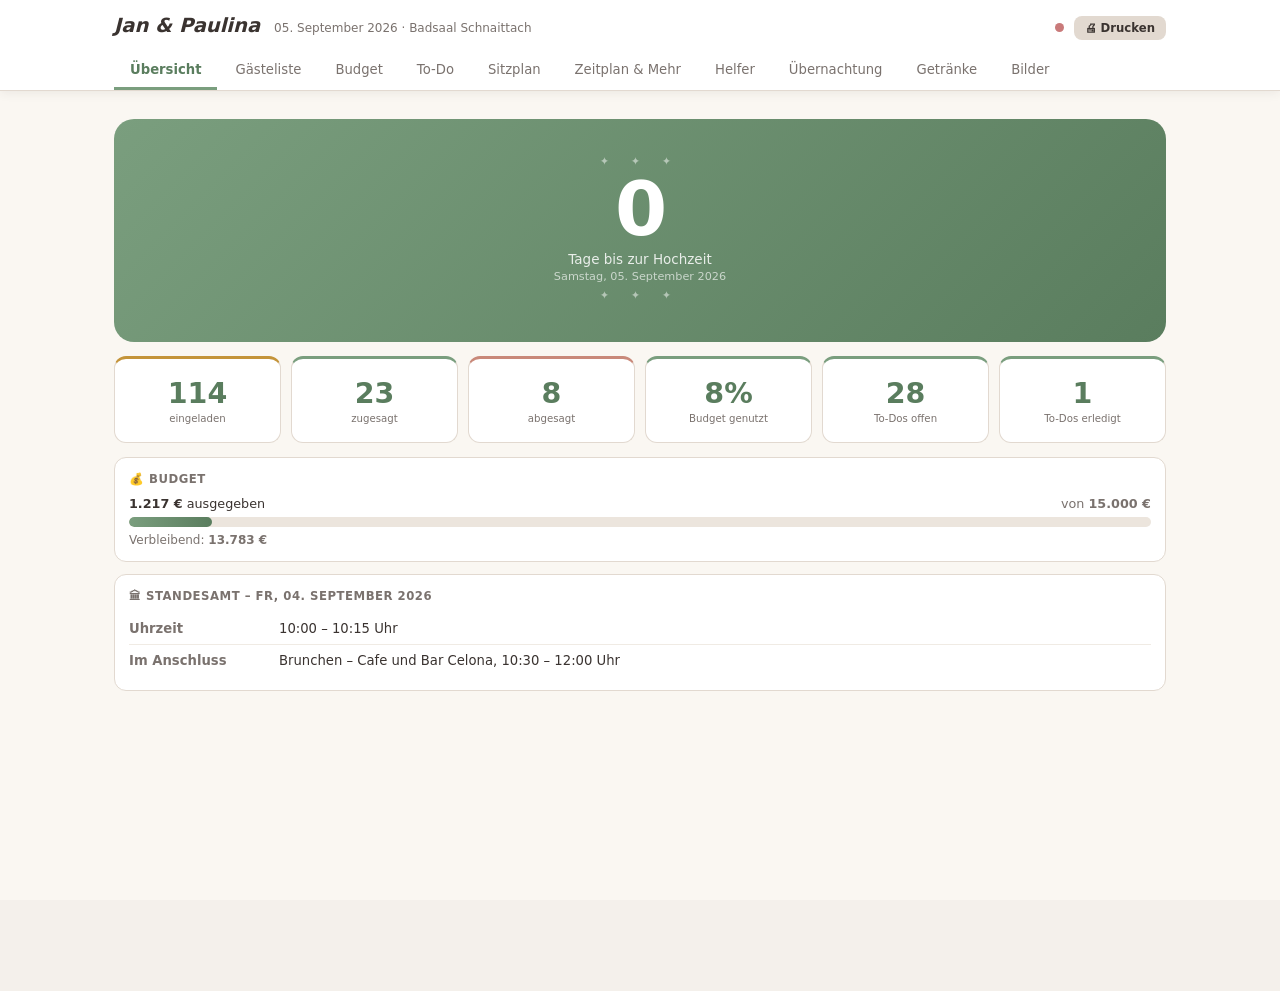
<file: index.html>
<!DOCTYPE html>
<html lang="de">
<head>
<meta charset="UTF-8">
<meta http-equiv="refresh" content="0; url=hochzeit.html">
<title>Jan &amp; Paulina 💍</title>
<script>location.replace('hochzeit.html');</script>
</head>
<body>
<p>Weiterleitung … falls das nicht automatisch klappt, <a href="hochzeit.html">hier klicken</a>.</p>
</body>
</html>
</file>
